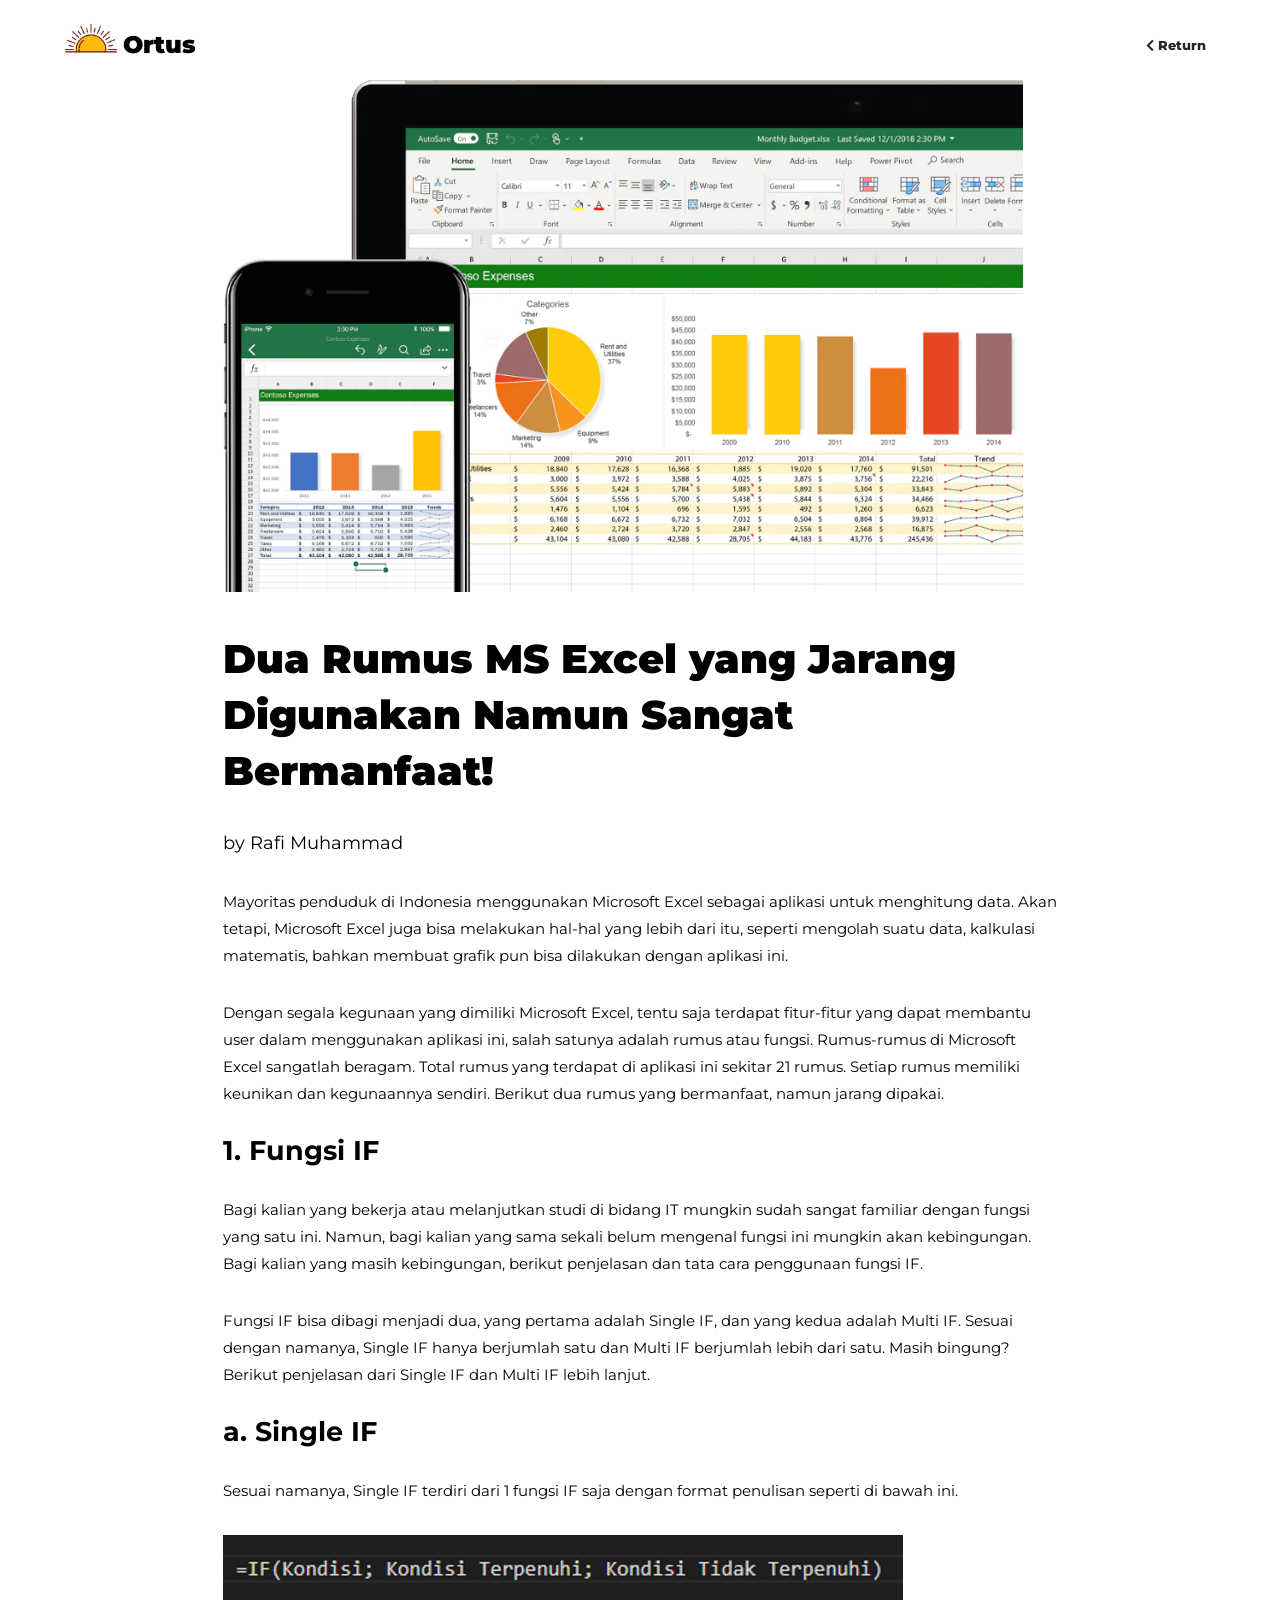
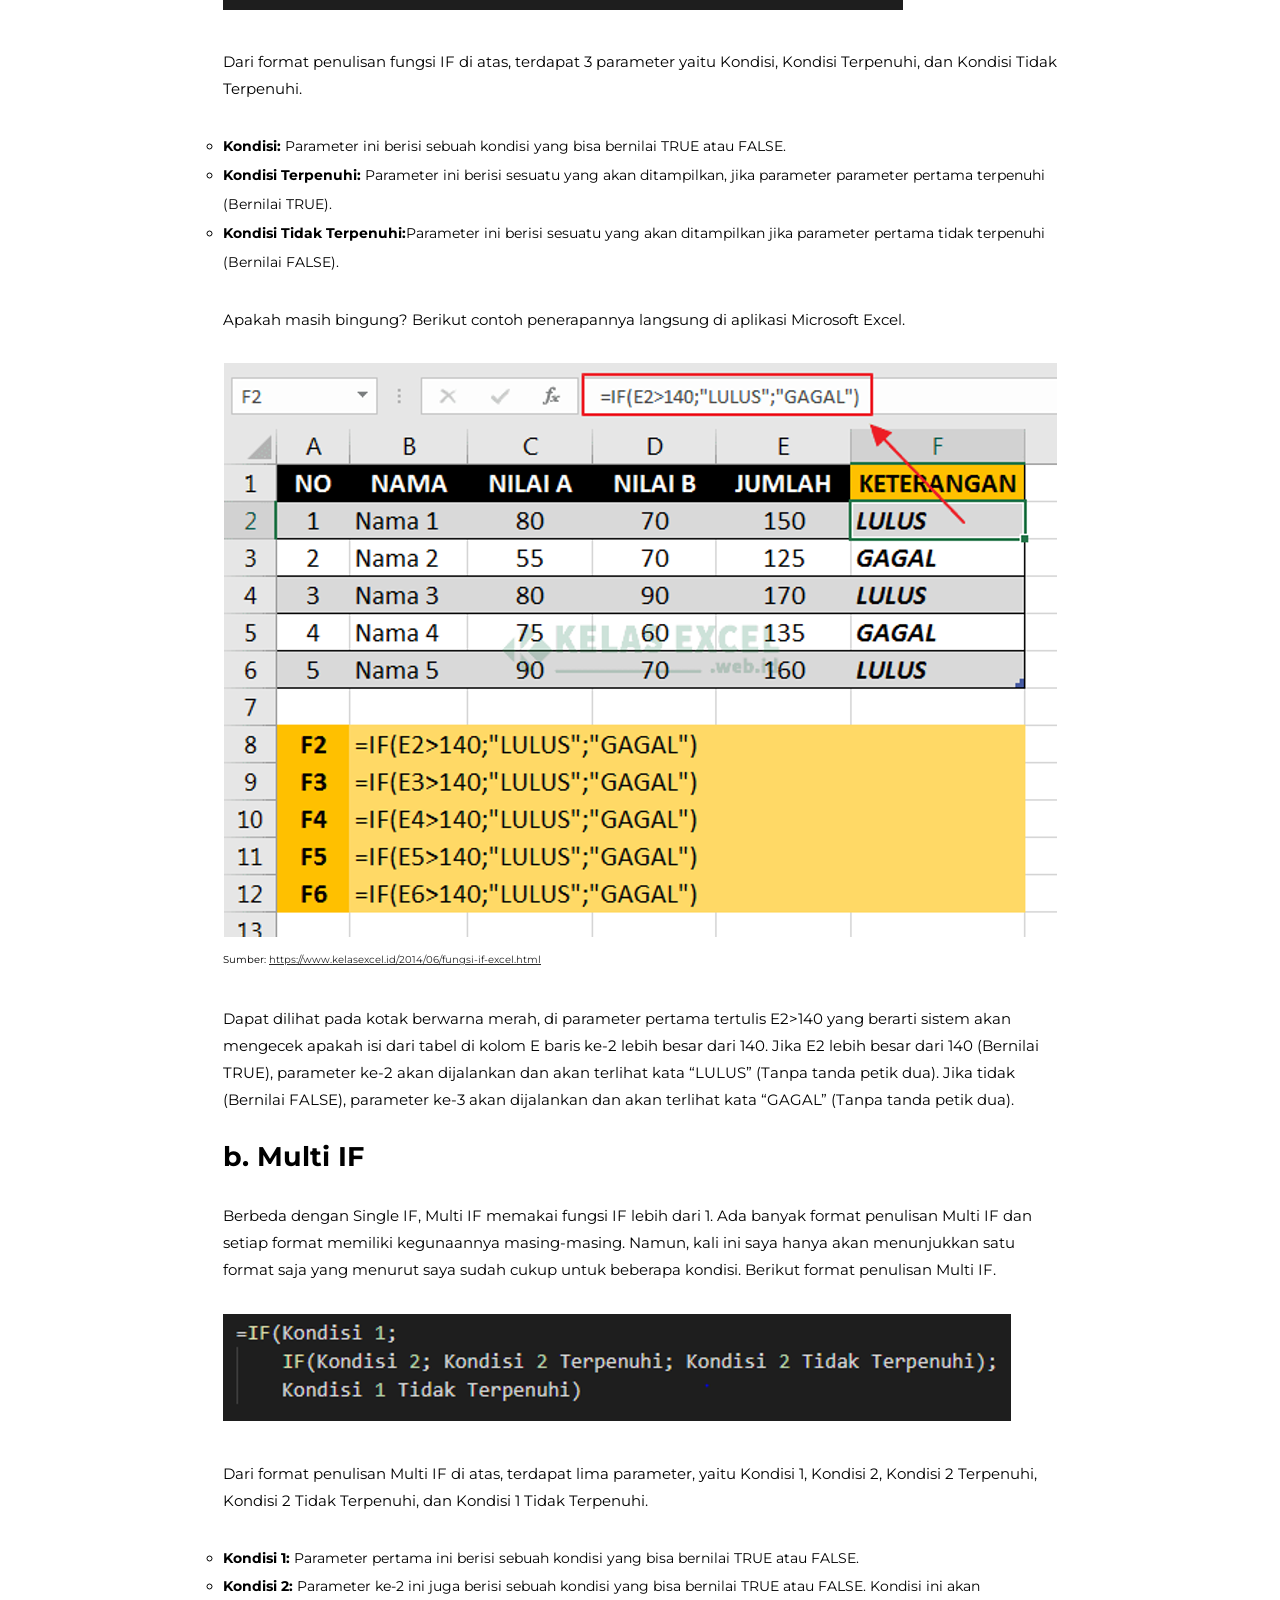
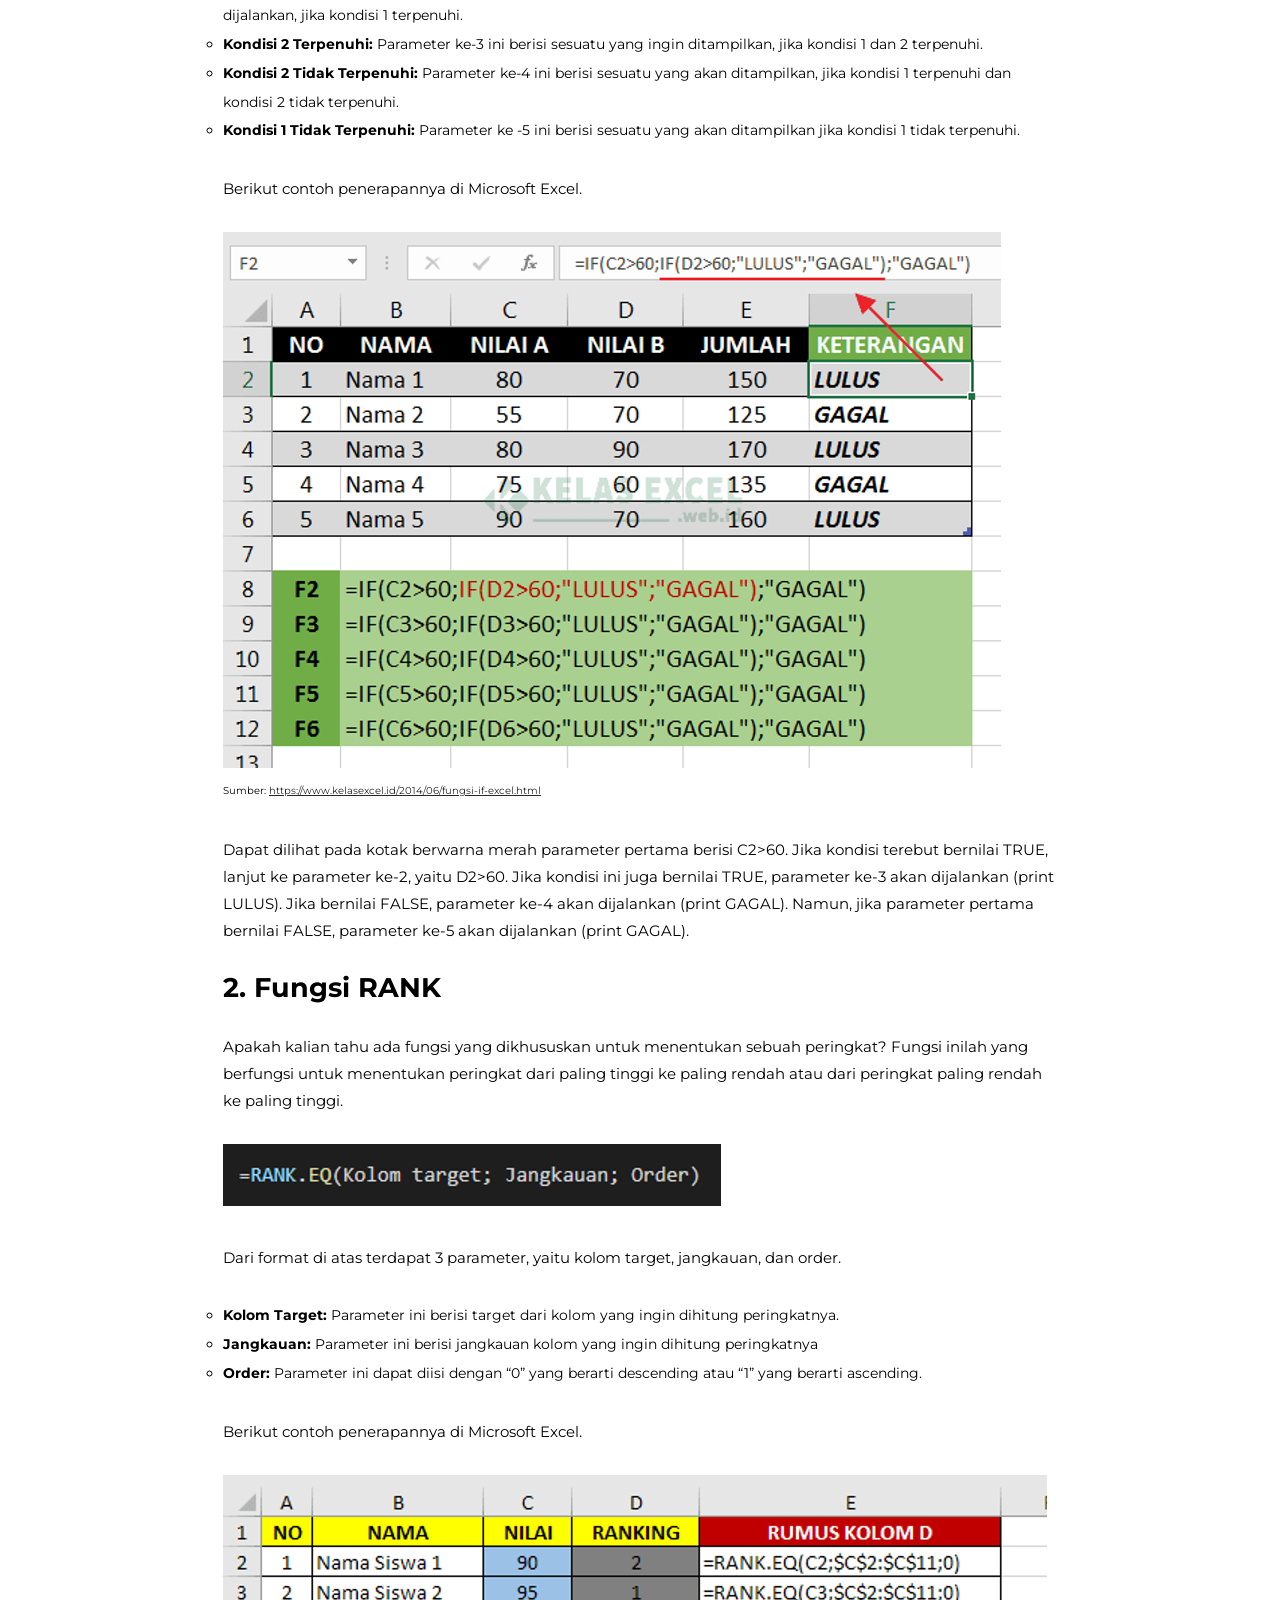
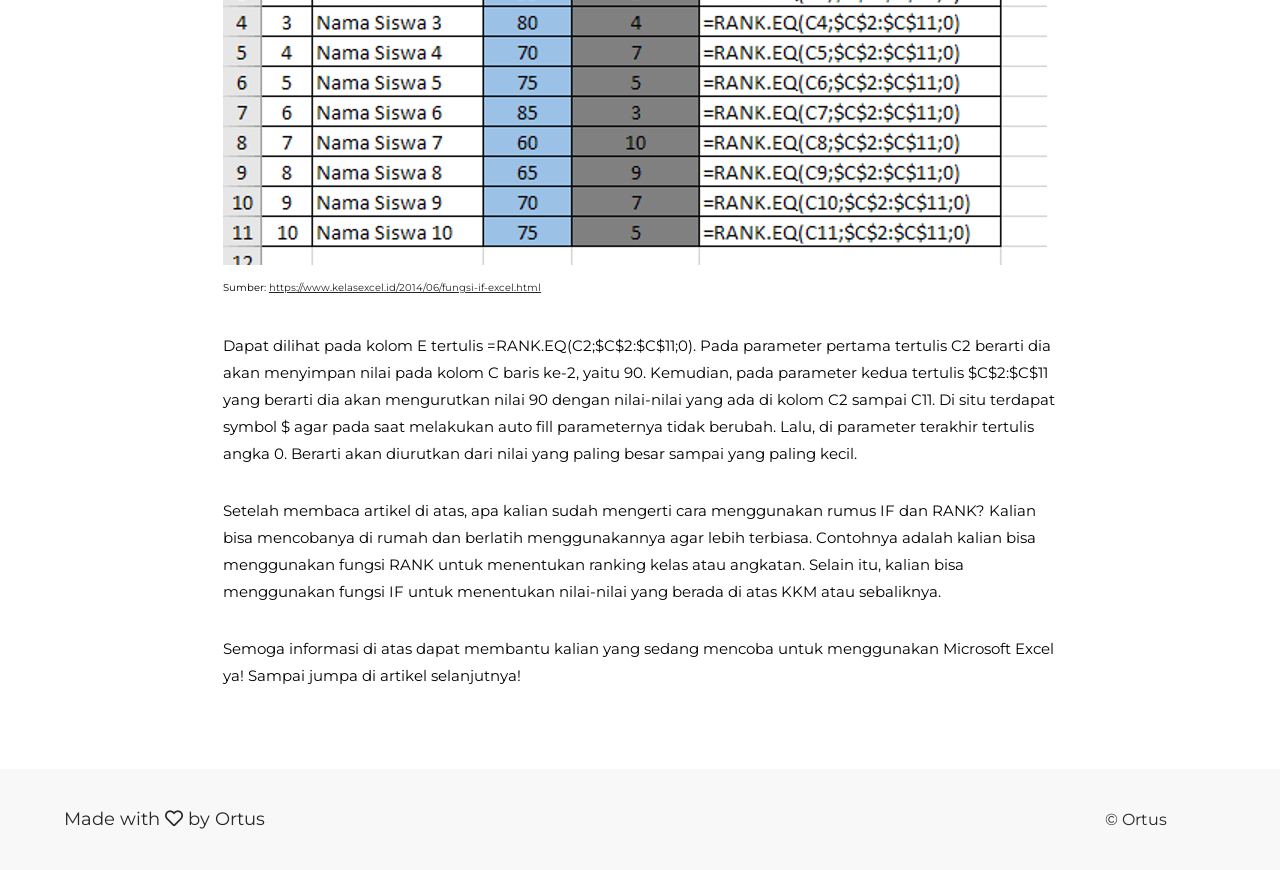
<file: article/article-1.html>
<!DOCTYPE html>
<html lang="en">
<head>
    <meta charset="UTF-8">
    <meta name="viewport" content="width=device-width, initial-scale=1.0">
    <link href="https://fonts.googleapis.com/css2?family=Montserrat&display=swap" rel="stylesheet">
    <link rel="stylesheet" href="https://cdnjs.cloudflare.com/ajax/libs/font-awesome/5.13.0/css/all.min.css" integrity="sha256-h20CPZ0QyXlBuAw7A+KluUYx/3pK+c7lYEpqLTlxjYQ=" crossorigin="anonymous" />
    <link rel="stylesheet" href="./style.css">
    <title>Document</title>
</head>
<body>
    <div class="nav-cont">
        <nav class="main-nav container">
            <div class="place">
                <img src="./images/logo-revisi.png" alt="Logo" class="logo">
                <div class="name">Ortus</div>
            </div>
            
            <ul class="main-list">
                <li><a href="./articles-home.html"><i class="fas fa-chevron-left"></i> Return</a></li>
            </ul>
        </nav>
    </div>

    <article class="post">
        <figure>
            <img src="./images/1/top.png" alt="" class="top-img">
        </figure>
        <h1 class="title">Dua Rumus MS Excel yang Jarang Digunakan Namun Sangat Bermanfaat!</h2>
    
        <div class="writer">by <span>Rafi Muhammad</span></div>
        <p>Mayoritas penduduk di Indonesia menggunakan Microsoft Excel sebagai aplikasi untuk menghitung data. Akan tetapi, Microsoft Excel juga bisa melakukan hal-hal yang lebih dari itu, seperti mengolah suatu data, kalkulasi matematis, bahkan membuat grafik pun bisa dilakukan dengan aplikasi ini.</p>
    
        <p>Dengan segala kegunaan yang dimiliki Microsoft Excel, tentu saja terdapat fitur-fitur yang dapat membantu user dalam menggunakan aplikasi ini, salah satunya adalah rumus atau fungsi. Rumus-rumus di Microsoft Excel sangatlah beragam. Total rumus yang terdapat di aplikasi ini sekitar 21 rumus. Setiap rumus memiliki keunikan dan kegunaannya sendiri. Berikut dua rumus yang bermanfaat, namun jarang dipakai.</p>

        <h2>1. Fungsi IF</h2>
    
        <p>Bagi kalian yang bekerja atau melanjutkan studi di bidang IT mungkin sudah sangat familiar dengan fungsi yang satu ini. Namun, bagi kalian yang sama sekali belum mengenal fungsi ini mungkin akan kebingungan. Bagi kalian yang masih kebingungan, berikut penjelasan dan tata cara penggunaan fungsi IF.</p>

        <p>Fungsi IF bisa dibagi menjadi dua, yang pertama adalah Single IF, dan yang kedua adalah Multi IF. Sesuai dengan namanya, Single IF hanya berjumlah satu dan Multi IF berjumlah lebih dari satu. Masih bingung? Berikut penjelasan dari Single IF dan Multi IF lebih lanjut.</p>
    
    
        <h2>a. Single IF</h2>

        <p>Sesuai namanya, Single IF terdiri dari 1 fungsi IF saja dengan format penulisan seperti di bawah ini.</p>
        
        <figure>
            <img src="./images/1.png" alt="contoh penggunaan" class="small">
        </figure>
    
        <p>Dari format penulisan fungsi IF di atas, terdapat 3 parameter yaitu Kondisi, Kondisi Terpenuhi, dan Kondisi Tidak Terpenuhi.</p>

        <ul class="list">
            <li><b>Kondisi:</b> Parameter ini berisi sebuah kondisi yang bisa bernilai TRUE atau FALSE.</li>
            <li><b>Kondisi Terpenuhi:</b> Parameter ini berisi sesuatu yang akan ditampilkan, jika parameter parameter pertama terpenuhi (Bernilai TRUE).</li>
            <li><b>Kondisi Tidak Terpenuhi:</b>Parameter ini berisi sesuatu yang akan ditampilkan jika parameter pertama tidak terpenuhi (Bernilai FALSE).</li>
        </ul>
    
        <p>Apakah masih bingung? Berikut contoh penerapannya langsung di aplikasi Microsoft Excel.</p>

        <figure>
            <img src="./images/2.png" alt="contoh penggunaan" class="small">
            <figcaption>Sumber: <a href="https://www.kelasexcel.id/2014/06/fungsi-if-excel.html">https://www.kelasexcel.id/2014/06/fungsi-if-excel.html</a></figcaption>
        </figure>
    
        <p>Dapat dilihat pada kotak berwarna merah, di parameter pertama tertulis E2>140 yang berarti sistem akan mengecek apakah isi dari tabel di kolom E baris ke-2 lebih besar dari 140.  Jika E2 lebih besar dari 140 (Bernilai TRUE), parameter ke-2 akan dijalankan dan akan terlihat kata “LULUS” (Tanpa tanda petik dua). Jika tidak (Bernilai FALSE), parameter ke-3 akan dijalankan dan akan terlihat kata “GAGAL” (Tanpa tanda petik dua).</p>
    
        <h2>b. Multi IF</h2>

        <p>Berbeda dengan Single IF, Multi IF memakai fungsi IF lebih dari 1. Ada banyak format penulisan Multi IF dan setiap format memiliki kegunaannya masing-masing. Namun, kali ini saya hanya akan menunjukkan satu format saja yang menurut saya sudah cukup untuk beberapa kondisi. Berikut format penulisan Multi IF.</p>
        
        <figure>
            <img src="./images/3.png" alt="contoh penggunaan" class="small">
        </figure>
    
        <p>Dari format penulisan Multi IF di atas, terdapat lima parameter, yaitu Kondisi 1, Kondisi 2, Kondisi 2 Terpenuhi, Kondisi 2 Tidak Terpenuhi, dan Kondisi 1 Tidak Terpenuhi.</p>

        <ul class="list">
            <li><b>Kondisi 1:</b> Parameter pertama ini berisi sebuah kondisi yang bisa bernilai TRUE atau FALSE.</li>
            <li><b>Kondisi 2:</b> Parameter ke-2 ini juga berisi sebuah kondisi yang bisa bernilai TRUE atau FALSE. Kondisi ini akan dijalankan, jika kondisi 1 terpenuhi.</li>
            <li><b>Kondisi 2 Terpenuhi:</b> Parameter ke-3 ini berisi sesuatu yang ingin ditampilkan, jika kondisi 1 dan 2 terpenuhi.</li>
            <li><b>Kondisi 2 Tidak Terpenuhi:</b> Parameter ke-4 ini berisi sesuatu yang akan ditampilkan, jika kondisi 1 terpenuhi dan kondisi 2 tidak terpenuhi.</li>
            <li><b>Kondisi 1 Tidak Terpenuhi:</b> Parameter ke -5 ini berisi sesuatu yang akan ditampilkan jika kondisi 1 tidak terpenuhi.</li>
        </ul>
    
        <p>Berikut contoh penerapannya di Microsoft Excel.</p>

        <figure>
            <img src="./images/4.png" alt="contoh penggunaan" class="small">
            <figcaption>Sumber: <a href="https://www.kelasexcel.id/2014/06/fungsi-if-excel.html">https://www.kelasexcel.id/2014/06/fungsi-if-excel.html</a></figcaption>
        </figure>
    
        <p>Dapat dilihat pada kotak berwarna merah parameter pertama berisi C2>60. Jika kondisi terebut bernilai TRUE, lanjut ke parameter ke-2, yaitu D2>60. Jika kondisi ini juga bernilai TRUE, parameter ke-3 akan dijalankan (print LULUS). Jika bernilai FALSE, parameter ke-4 akan dijalankan (print GAGAL). Namun, jika parameter pertama bernilai FALSE, parameter ke-5 akan dijalankan (print GAGAL).</p>

        <h2>2. Fungsi RANK</h2>

        <p>Apakah kalian tahu ada fungsi yang dikhususkan untuk menentukan sebuah peringkat? Fungsi inilah yang berfungsi untuk menentukan peringkat dari paling tinggi ke paling rendah atau dari peringkat paling rendah ke paling tinggi.</p>
        
        <figure>
            <img src="./images/5.png" alt="contoh penggunaan" class="small">
        </figure>
    
        <p>Dari format di atas terdapat 3 parameter, yaitu kolom target, jangkauan, dan order.</p>

        <ul class="list">
            <li><b>Kolom Target:</b> Parameter ini berisi target dari kolom yang ingin dihitung peringkatnya.</li>
            <li><b>Jangkauan:</b> Parameter ini berisi jangkauan kolom yang ingin dihitung peringkatnya</li>
            <li><b>Order:</b> Parameter ini dapat diisi dengan “0” yang berarti descending atau “1” yang berarti ascending.</li>
        </ul>
    
        <p>Berikut contoh penerapannya di Microsoft Excel.</p>

        <figure>
            <img src="./images/6.png" alt="contoh penggunaan" class="small">
            <figcaption>Sumber: <a href="https://www.kelasexcel.id/2014/06/fungsi-if-excel.html">https://www.kelasexcel.id/2014/06/fungsi-if-excel.html</a></figcaption>
        </figure>
    
        <p>Dapat dilihat pada kolom E tertulis =RANK.EQ(C2;$C$2:$C$11;0). Pada parameter pertama tertulis C2 berarti dia akan menyimpan nilai pada kolom C baris ke-2, yaitu 90. Kemudian, pada parameter kedua tertulis $C$2:$C$11 yang berarti dia akan mengurutkan nilai 90 dengan nilai-nilai yang ada di kolom C2 sampai C11. Di situ terdapat symbol $ agar pada saat melakukan auto fill parameternya tidak berubah. Lalu, di parameter terakhir tertulis angka 0. Berarti akan diurutkan dari nilai yang paling besar sampai yang paling kecil.</p>

        <p>Setelah membaca artikel di atas, apa kalian sudah mengerti cara menggunakan rumus IF dan RANK? Kalian bisa mencobanya di rumah dan berlatih menggunakannya agar lebih terbiasa. Contohnya adalah kalian bisa menggunakan fungsi RANK untuk menentukan ranking kelas atau angkatan. Selain itu, kalian bisa menggunakan fungsi IF untuk menentukan nilai-nilai yang berada di atas KKM atau sebaliknya.</p>

        <p>Semoga informasi di atas dapat membantu kalian yang sedang mencoba untuk menggunakan Microsoft Excel ya! Sampai jumpa di artikel selanjutnya!</p>
        
    
    </article>
    

    <footer class="footer">
        <div class="footer-inner">
          <div><span>Made with <i class="far fa-heart"></i> by Ortus</span></div>
          <span class="ortus-cont">
            &copy; Ortus
          </span>
        </div>
    </footer>
</body>
</html>
</file>
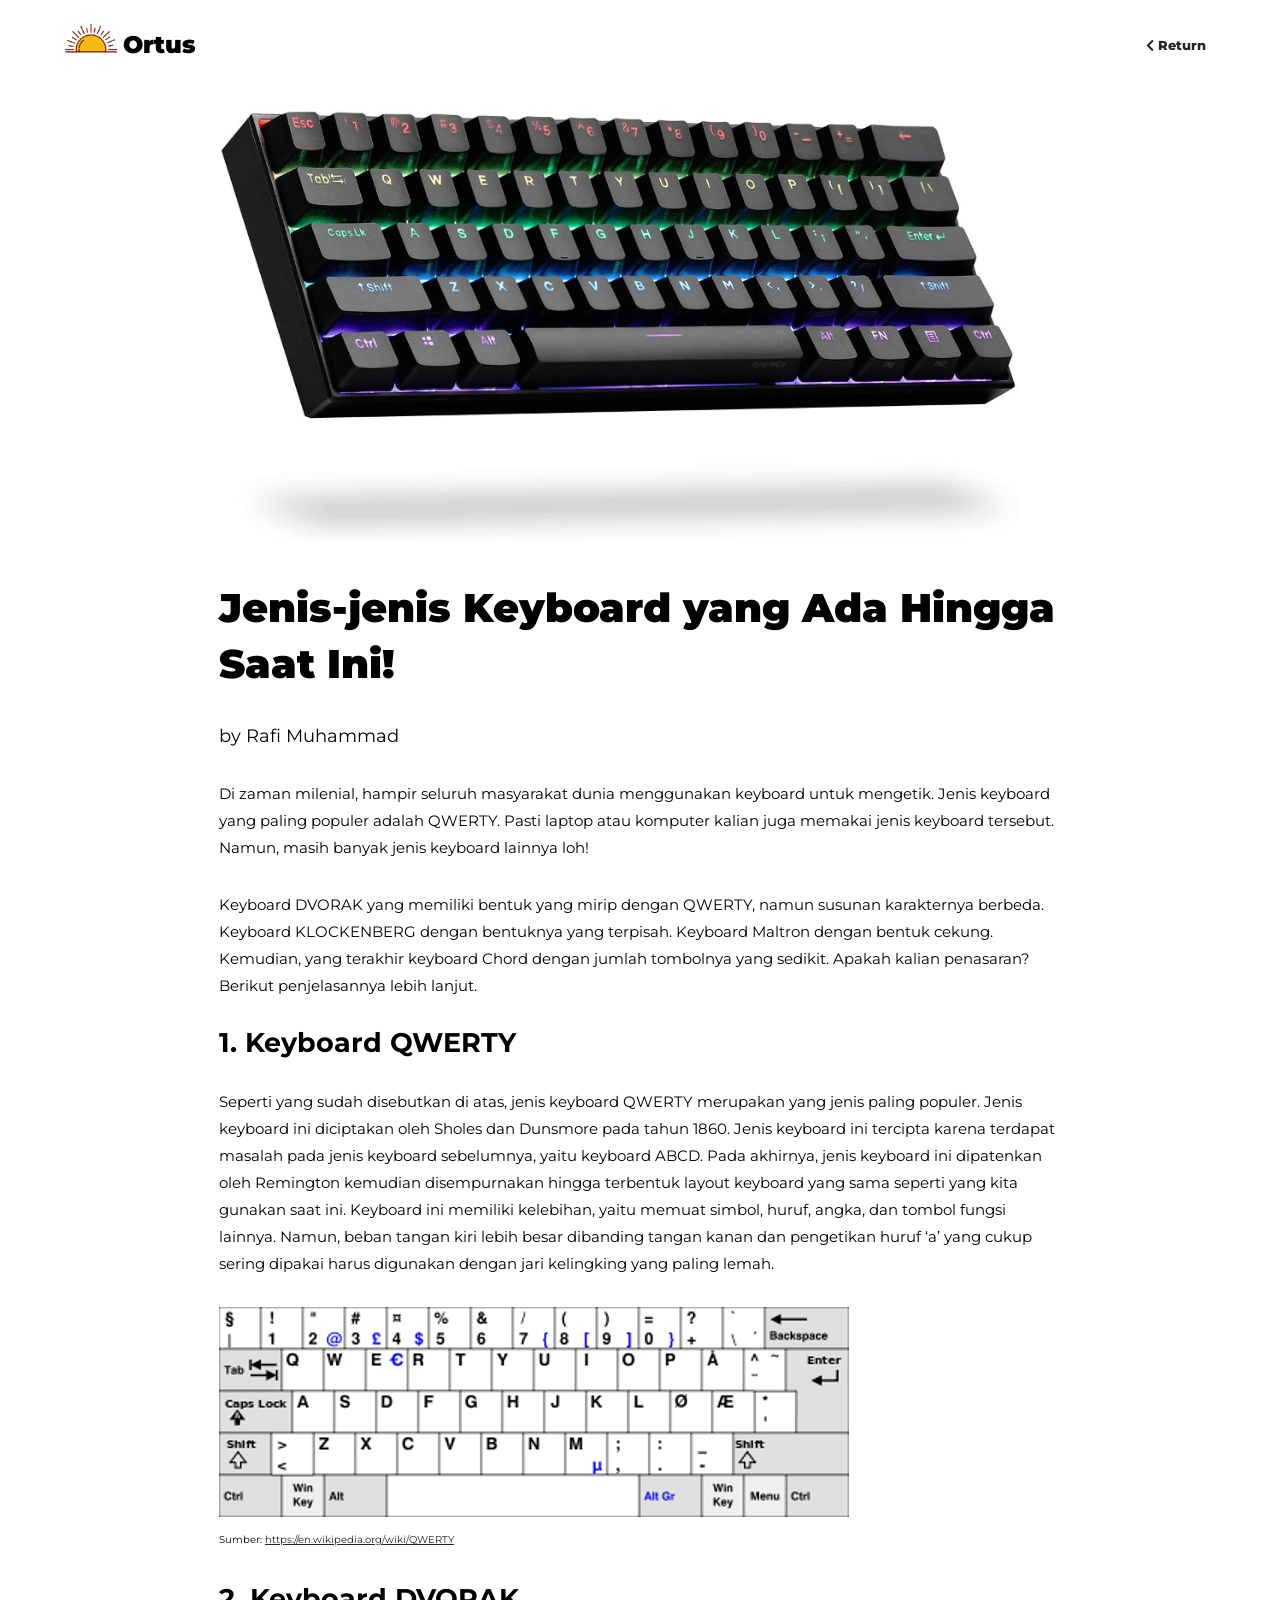
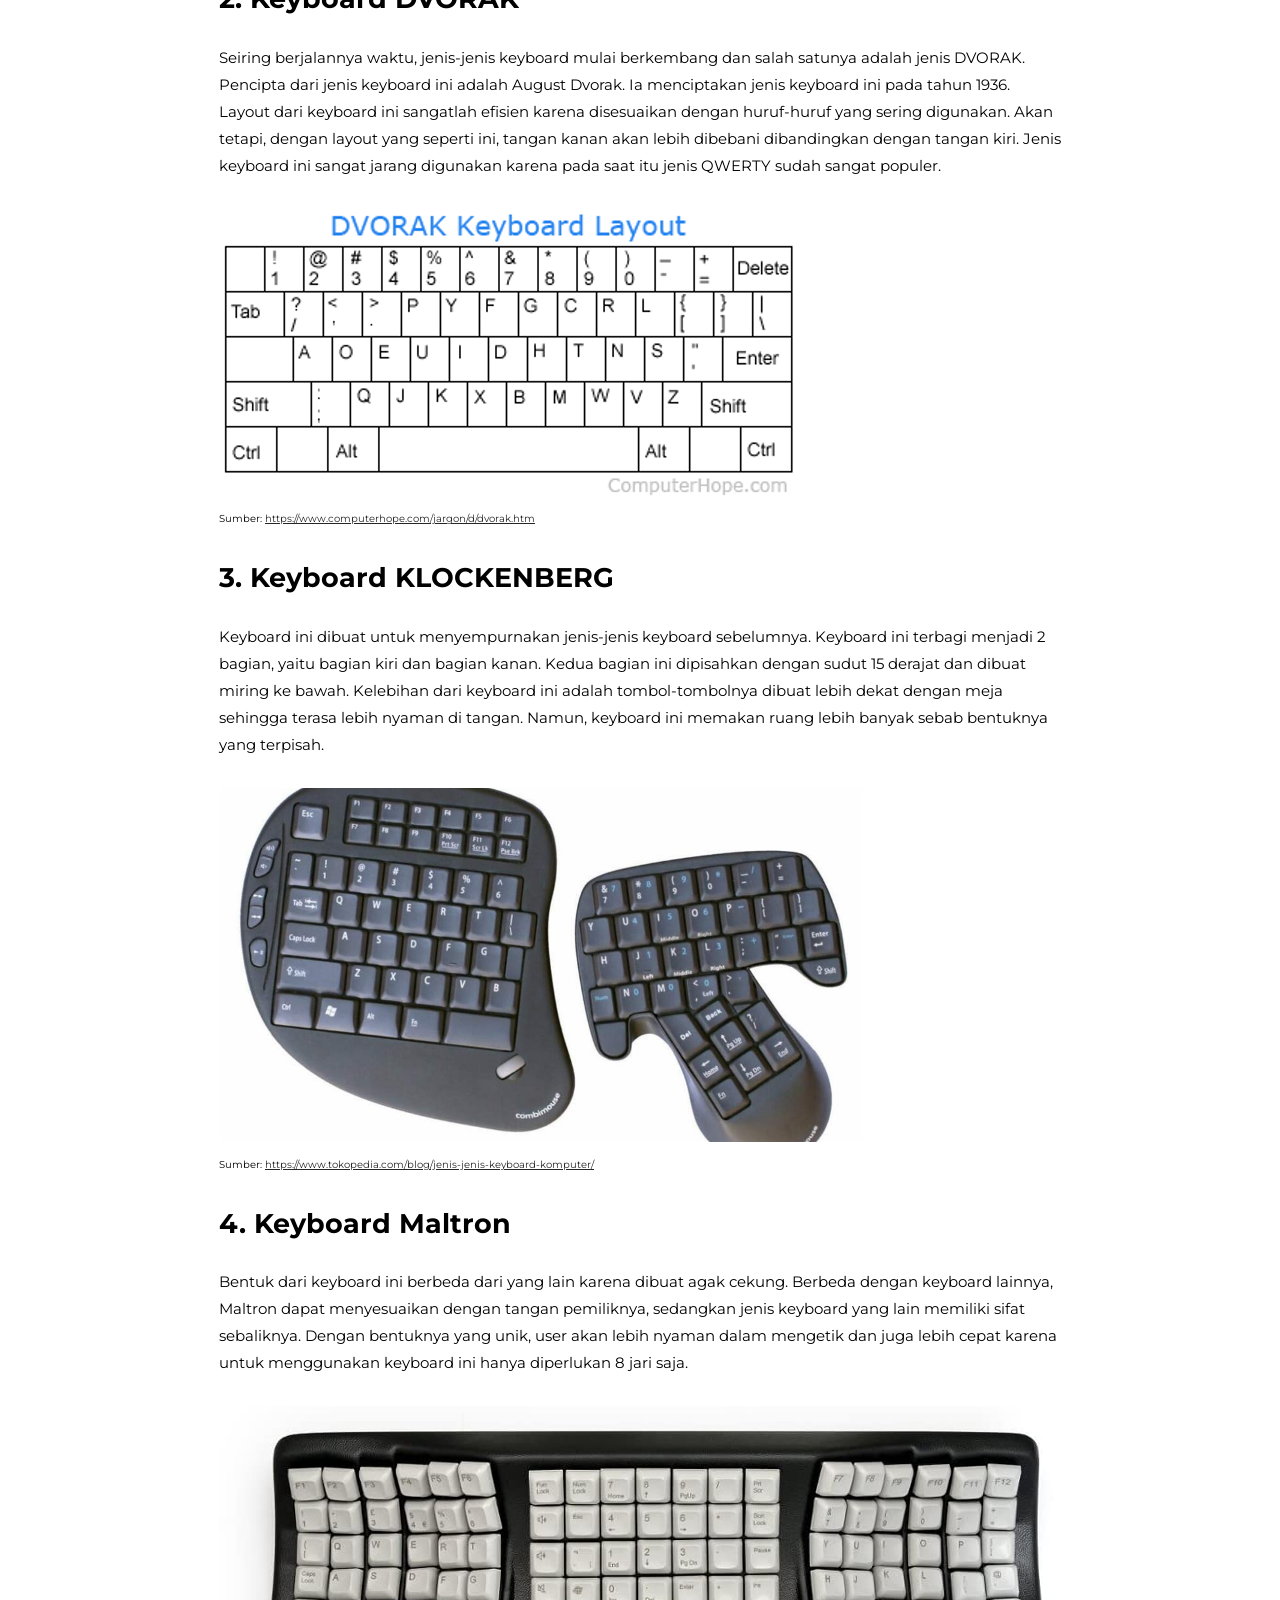
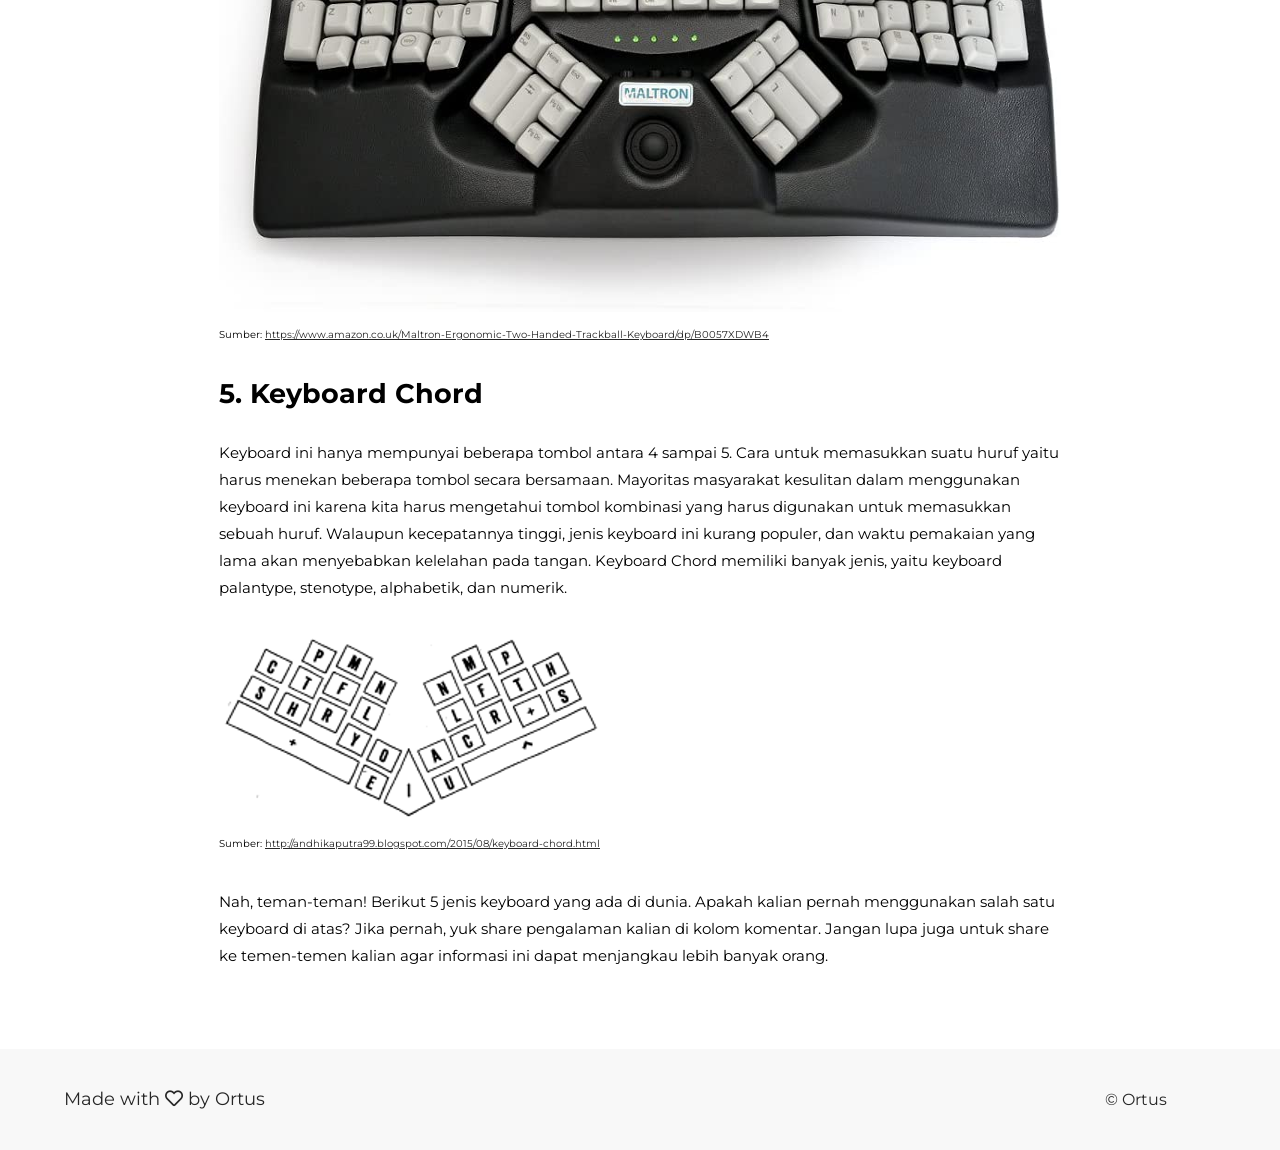
<file: article/article-2.html>
<!DOCTYPE html>
<html lang="en">
<head>
    <meta charset="UTF-8">
    <meta name="viewport" content="width=device-width, initial-scale=1.0">
    <link href="https://fonts.googleapis.com/css2?family=Montserrat&display=swap" rel="stylesheet">
    <link rel="stylesheet" href="https://cdnjs.cloudflare.com/ajax/libs/font-awesome/5.13.0/css/all.min.css" integrity="sha256-h20CPZ0QyXlBuAw7A+KluUYx/3pK+c7lYEpqLTlxjYQ=" crossorigin="anonymous" />
    <link rel="stylesheet" href="./style.css">
    <title>Document</title>
</head>
<body>
    <div class="nav-cont">
        <nav class="main-nav container">
            <div class="place">
                <img src="./images/logo-revisi.png" alt="Logo" class="logo">
                <div class="name">Ortus</div>
            </div>
            
            <ul class="main-list">
                <li><a href="./articles-home.html"><i class="fas fa-chevron-left"></i> Return</a></li>
            </ul>
        </nav>
    </div>

    <article class="post">
        <figure>
            <img src="./images/2/top.png" alt="" class="top-img" style="margin-top: 80px;">
        </figure>
        <h1 class="title">Jenis-jenis Keyboard yang Ada Hingga Saat Ini!</h2>
    
        <div class="writer">by <span>Rafi Muhammad</span></div>
        <p>Di zaman milenial, hampir seluruh masyarakat dunia menggunakan keyboard untuk mengetik. Jenis keyboard yang paling populer adalah QWERTY. Pasti laptop atau komputer kalian juga memakai jenis keyboard tersebut. Namun, masih banyak jenis keyboard lainnya loh!</p>
    
        <p>Keyboard DVORAK yang memiliki bentuk yang mirip dengan QWERTY, namun susunan karakternya berbeda. Keyboard KLOCKENBERG dengan bentuknya yang terpisah. Keyboard Maltron dengan bentuk cekung. Kemudian, yang terakhir keyboard Chord dengan jumlah tombolnya yang sedikit. Apakah kalian penasaran? Berikut penjelasannya lebih lanjut.</p>

        <h2>1. Keyboard QWERTY</h2>
    
        <p>Seperti yang sudah disebutkan di atas, jenis keyboard QWERTY merupakan yang jenis paling populer. Jenis keyboard ini diciptakan oleh Sholes dan Dunsmore pada tahun 1860. Jenis keyboard ini tercipta karena terdapat masalah pada jenis keyboard sebelumnya, yaitu keyboard ABCD.  Pada akhirnya, jenis keyboard ini dipatenkan oleh Remington kemudian disempurnakan hingga terbentuk layout keyboard yang sama seperti yang kita gunakan saat ini. Keyboard ini memiliki kelebihan, yaitu memuat simbol, huruf, angka, dan tombol fungsi lainnya. Namun, beban tangan kiri lebih besar dibanding tangan kanan dan pengetikan huruf ‘a’ yang cukup sering dipakai harus digunakan dengan jari kelingking yang paling lemah.</p>

        <figure>
            <img src="./images/2/1.png" alt="keyboard" class="small">
            <figcaption>Sumber: <a href="https://en.wikipedia.org/wiki/QWERTY">https://en.wikipedia.org/wiki/QWERTY</a></figcaption>
        </figure>

        <h2>2. Keyboard DVORAK</h2>
    
        <p>Seiring berjalannya waktu, jenis-jenis keyboard mulai berkembang dan salah satunya adalah jenis DVORAK. Pencipta dari jenis keyboard ini adalah August Dvorak. Ia menciptakan jenis keyboard ini pada tahun 1936. Layout dari keyboard ini sangatlah efisien karena disesuaikan dengan huruf-huruf yang sering digunakan. Akan tetapi, dengan layout yang seperti ini, tangan kanan akan lebih dibebani dibandingkan dengan tangan kiri. Jenis keyboard ini sangat jarang digunakan karena pada saat itu jenis QWERTY sudah sangat populer.</p>

        <figure>
            <img src="./images/2/2.png" alt="keyboard" class="small">
            <figcaption>Sumber: <a href="https://www.computerhope.com/jargon/d/dvorak.htm">https://www.computerhope.com/jargon/d/dvorak.htm</a></figcaption>
        </figure>

        <h2>3. Keyboard KLOCKENBERG</h2>
    
        <p>Keyboard ini dibuat untuk menyempurnakan jenis-jenis keyboard sebelumnya. Keyboard ini terbagi menjadi 2 bagian, yaitu bagian kiri dan bagian kanan. Kedua bagian ini dipisahkan dengan sudut 15 derajat dan dibuat miring ke bawah. Kelebihan dari keyboard ini adalah tombol-tombolnya dibuat lebih dekat dengan meja sehingga terasa lebih nyaman di tangan. Namun, keyboard ini memakan ruang lebih banyak sebab bentuknya yang terpisah.</p>

        <figure>
            <img src="./images/2/3.png" alt="keyboard" class="small">
            <figcaption>Sumber: <a href="https://www.tokopedia.com/blog/jenis-jenis-keyboard-komputer/">https://www.tokopedia.com/blog/jenis-jenis-keyboard-komputer/</a></figcaption>
        </figure>

        <h2>4. Keyboard Maltron</h2>
    
        <p>Bentuk dari keyboard ini berbeda dari yang lain karena dibuat agak cekung. Berbeda dengan keyboard lainnya, Maltron dapat menyesuaikan dengan tangan pemiliknya, sedangkan jenis keyboard yang lain memiliki sifat sebaliknya. Dengan bentuknya yang unik, user akan lebih nyaman dalam mengetik dan juga lebih cepat karena untuk menggunakan keyboard ini hanya diperlukan 8 jari saja.</p>

        <figure>
            <img src="./images/2/4.png" alt="keyboard" class="small">
            <figcaption>Sumber: <a href="https://www.amazon.co.uk/Maltron-Ergonomic-Two-Handed-Trackball-Keyboard/dp/B0057XDWB4">https://www.amazon.co.uk/Maltron-Ergonomic-Two-Handed-Trackball-Keyboard/dp/B0057XDWB4</a></figcaption>
        </figure>

        <h2>5. Keyboard Chord</h2>
    
        <p>Keyboard ini hanya mempunyai beberapa tombol antara 4 sampai 5. Cara untuk memasukkan suatu huruf yaitu harus menekan beberapa tombol secara bersamaan. Mayoritas masyarakat kesulitan dalam menggunakan keyboard ini karena kita harus mengetahui tombol kombinasi yang harus digunakan untuk memasukkan sebuah huruf. Walaupun kecepatannya tinggi, jenis keyboard ini kurang populer, dan waktu pemakaian yang lama akan menyebabkan kelelahan pada tangan. Keyboard Chord memiliki banyak jenis, yaitu keyboard palantype, stenotype, alphabetik, dan numerik.</p>

        <figure>
            <img src="./images/2/5.png" alt="keyboard" class="small">
            <figcaption>Sumber: <a href="http://andhikaputra99.blogspot.com/2015/08/keyboard-chord.html">http://andhikaputra99.blogspot.com/2015/08/keyboard-chord.html</a></figcaption>
        </figure>

        <p>Nah, teman-teman! Berikut 5 jenis keyboard yang ada di dunia. Apakah kalian pernah menggunakan salah satu keyboard di atas? Jika pernah, yuk share pengalaman kalian di kolom komentar. Jangan lupa juga untuk share ke temen-temen kalian agar informasi ini dapat menjangkau lebih banyak orang.</p>
    
    </article>
    

    <footer class="footer">
        <div class="footer-inner">
          <div><span>Made with <i class="far fa-heart"></i> by Ortus</span></div>
          <span class="ortus-cont">
            &copy; Ortus
          </span>
        </div>
    </footer>
</body>
</html>
</file>
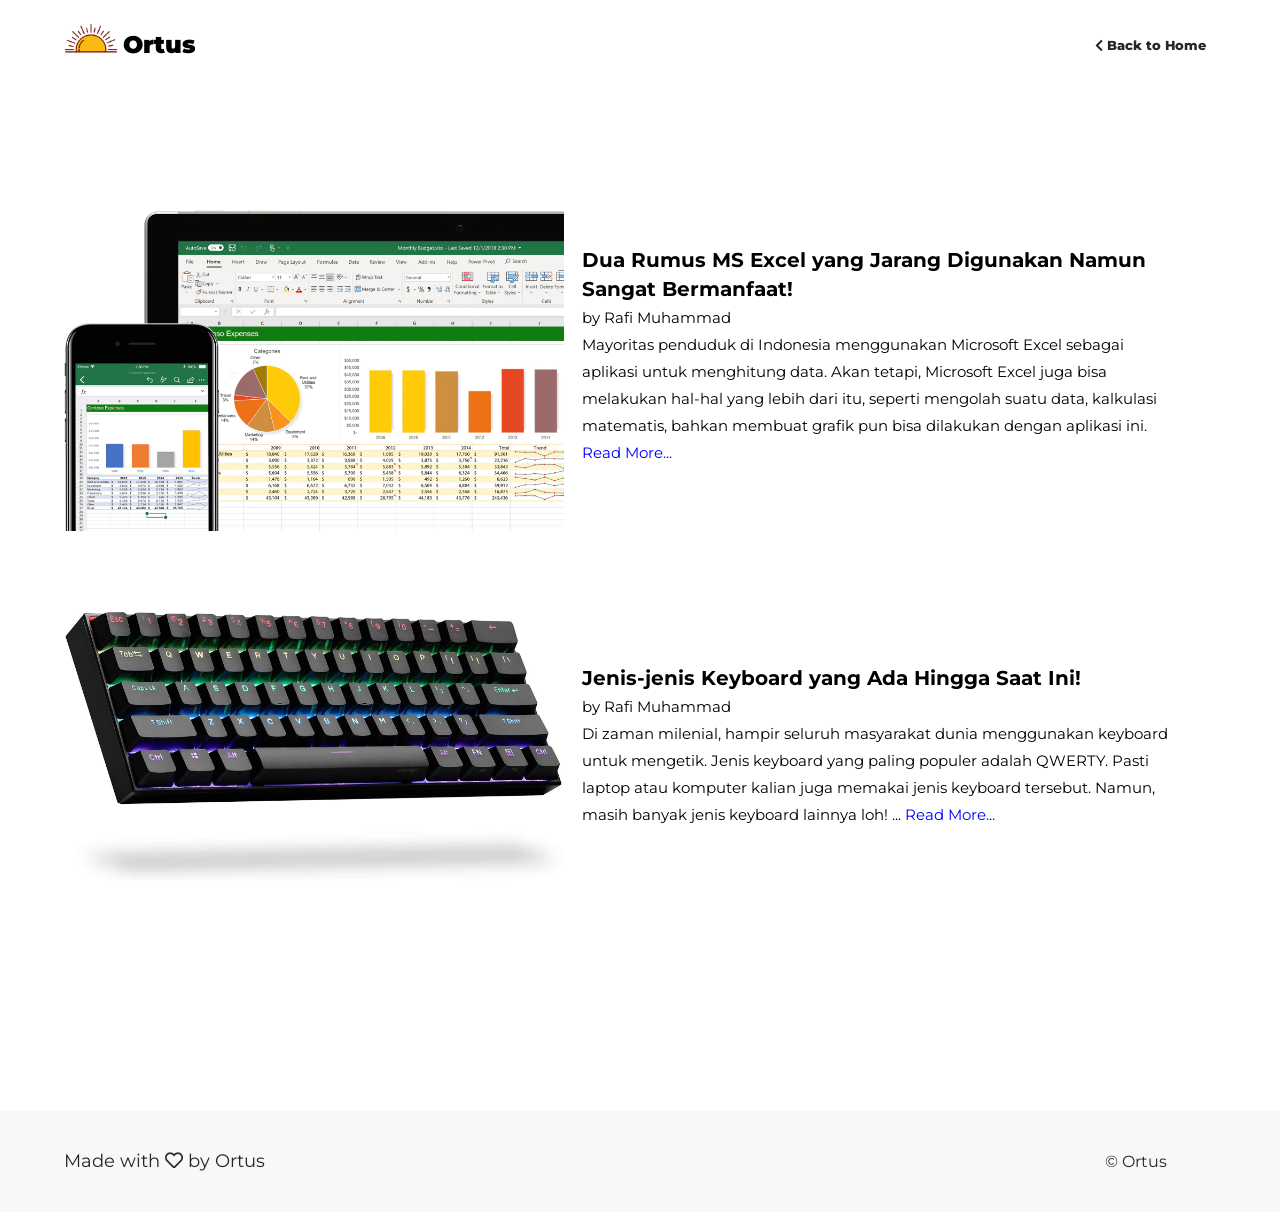
<file: article/articles-home.html>
<!DOCTYPE html>
<html lang="en">
<head>
    <meta charset="UTF-8">
    <meta name="viewport" content="width=device-width, initial-scale=1.0">
    <link href="https://fonts.googleapis.com/css2?family=Montserrat&display=swap" rel="stylesheet">
    <link rel="stylesheet" href="https://cdnjs.cloudflare.com/ajax/libs/font-awesome/5.13.0/css/all.min.css" integrity="sha256-h20CPZ0QyXlBuAw7A+KluUYx/3pK+c7lYEpqLTlxjYQ=" crossorigin="anonymous" />
    <link rel="stylesheet" href="./style.css">
    <title>Document</title>
</head>
<body>
    <div class="nav-cont">
        <nav class="main-nav container">
            <div class="place">
                <img src="./images/logo-revisi.png" alt="Logo" class="logo">
                <div class="name">Ortus</div>
            </div>
            
            <ul class="main-list">
                <li><a href="../index.html"><i class="fas fa-chevron-left"></i> Back to Home</a></li>
            </ul>
        </nav>
    </div>

    <div class="suggestions container">
        <div class="items">
            <img src="./images/1/top.png" alt="">
            <div class="keys">
                <h1>Dua Rumus MS Excel yang Jarang Digunakan Namun Sangat Bermanfaat!</h1>
                <p>by Rafi Muhammad</p>
                <p>Mayoritas penduduk di Indonesia menggunakan Microsoft Excel sebagai aplikasi untuk menghitung data. Akan tetapi, Microsoft Excel juga bisa melakukan hal-hal yang lebih dari itu, seperti mengolah suatu data, kalkulasi matematis, bahkan membuat grafik pun bisa dilakukan dengan aplikasi ini. <a style="color: blue;" href="./article-1.html">Read More...</a></p>
            </div>
        </div>

        <div class="items">
            <img src="./images/2/top.png" alt="">
            <div class="keys">
                <h1>Jenis-jenis Keyboard yang Ada Hingga Saat Ini!</h1>
                <p>by Rafi Muhammad</p>
                <p>Di zaman milenial, hampir seluruh masyarakat dunia menggunakan keyboard untuk mengetik. Jenis keyboard yang paling populer adalah QWERTY. Pasti laptop atau komputer kalian juga memakai jenis keyboard tersebut. Namun, masih banyak jenis keyboard lainnya loh! ... <a style="color: blue;" href="./article-2.html">Read More...</a></p>
            </div>
        </div>
    </div>

    
    

    <footer class="footer">
        <div class="footer-inner">
          <div><span>Made with <i class="far fa-heart"></i> by Ortus</span></div>
          <span class="ortus-cont">
            &copy; Ortus
          </span>
        </div>
    </footer>
</body>
</html>
</file>
<file: article/style.css>
html,
body {
  margin: 0;
  padding: 0;
  height: 100vh;
  font-family: "Montserrat", sans-serif;
  color: #000000;
  line-height: 1.6em;
  font-size: 18px;
}

* {
  margin: 0;
  padding: 0;
  -webkit-box-sizing: border-box;
          box-sizing: border-box;
}

a {
  text-decoration: none;
  color: #262626;
}

p {
  line-height: 1.8;
  font-size: 15px;
}

.main-nav li {
  list-style: none;
  font-size: 13px;
}

.list li {
  list-style-type: circle;
  font-size: 14px;
}

.container {
  width: 90%;
  max-width: 1300px;
  margin: auto;
}

/*  */
/* Navigation */
.nav-cont {
  position: fixed;
  top: 0;
  left: 0;
  right: 0;
  background-color: #fff;
  z-index: 999;
}

.main-nav {
  display: -webkit-box;
  display: -ms-flexbox;
  display: flex;
  -webkit-box-align: end;
      -ms-flex-align: end;
          align-items: flex-end;
  height: 80px;
  padding: 15px 0 20px;
  -webkit-box-pack: justify;
      -ms-flex-pack: justify;
          justify-content: space-between;
}

.main-nav ul {
  display: -webkit-box;
  display: -ms-flexbox;
  display: flex;
}

.main-nav ul li {
  padding: 0 10px;
  font-weight: 800;
}

.main-nav ul.main-list a:hover {
  border-bottom: 2px solid #262626;
}

.main-nav ul.main-list .contact-btn:hover {
  border-bottom: none;
}

.logo {
  width: 54px;
}

.place {
  display: -webkit-box;
  display: -ms-flexbox;
  display: flex;
}

.place > .name {
  -ms-flex-item-align: end;
      align-self: flex-end;
  margin-left: 5px;
  font-weight: 1000;
  font-size: 24px;
}

.main-list .contact-btn {
  background-color: #262626;
  padding: 15px;
  border-radius: 15px;
  color: #fff;
}

p {
  line-height: 1.8;
}

.post {
  max-width: 1300px;
  margin: 30px auto;
  display: -ms-grid;
  display: grid;
  -ms-grid-columns: 3fr 10fr 3fr;
      grid-template-columns: 3fr 10fr 3fr;
  gap: 10px;
  padding-bottom: 30px;
}

.title {
  font-weight: 900;
  font-size: 40px;
  line-height: 1.4;
}

.writer {
  padding-bottom: 10px;
}

.post > * {
  grid-column: 2 / -2;
  padding-bottom: 20px;
}

.post > figure {
  margin: 0;
  grid-column: 2 / -2;
}

figcaption {
  font-size: 10px;
}

figcaption a {
  text-decoration: underline;
}

.post > blockquote {
  grid-column: 1 / -1;
  font-size: 60px;
  font-style: italic;
  margin: 0;
  text-align: center;
}

.top-img {
  margin-top: 80px;
  width: 800px;
  margin: auto;
}

.suggestions {
  margin-top: 180px;
  margin-bottom: 150px;
}

.suggestions > * {
  padding-bottom: 80px;
}

.items {
  display: -webkit-box;
  display: -ms-flexbox;
  display: flex;
  -webkit-box-pack: justify;
      -ms-flex-pack: justify;
          justify-content: space-between;
  font-size: 10px;
}

.items > * {
  -ms-flex-item-align: center;
      -ms-grid-row-align: center;
      align-self: center;
}

.items img {
  width: 500px;
}

.items .keys p {
  max-width: 600px;
}

.keys {
  width: 55%;
}

/*Footer*/
.footer * {
  background-color: #f8f8f8;
  color: #262626;
}

.footer-inner {
  padding: 2em 5%;
  margin: 0 auto;
  display: -webkit-box;
  display: -ms-flexbox;
  display: flex;
  -webkit-box-pack: justify;
      -ms-flex-pack: justify;
          justify-content: space-between;
  -webkit-box-align: center;
      -ms-flex-align: center;
          align-items: center;
  -ms-flex-wrap: wrap;
      flex-wrap: wrap;
}

.footer div a {
  display: -webkit-box;
  display: -ms-flexbox;
  display: flex;
  -webkit-box-align: center;
      -ms-flex-align: center;
          align-items: center;
  padding-right: 2em;
}

.footer-inner ul {
  display: -webkit-box;
  display: -ms-flexbox;
  display: flex;
  -ms-flex-wrap: wrap;
      flex-wrap: wrap;
}

.footer-inner li {
  padding-right: 24px;
}

.ortus-cont {
  padding-right: 3em;
  font-size: 0.9em;
}
/*# sourceMappingURL=style.css.map */
</file>
